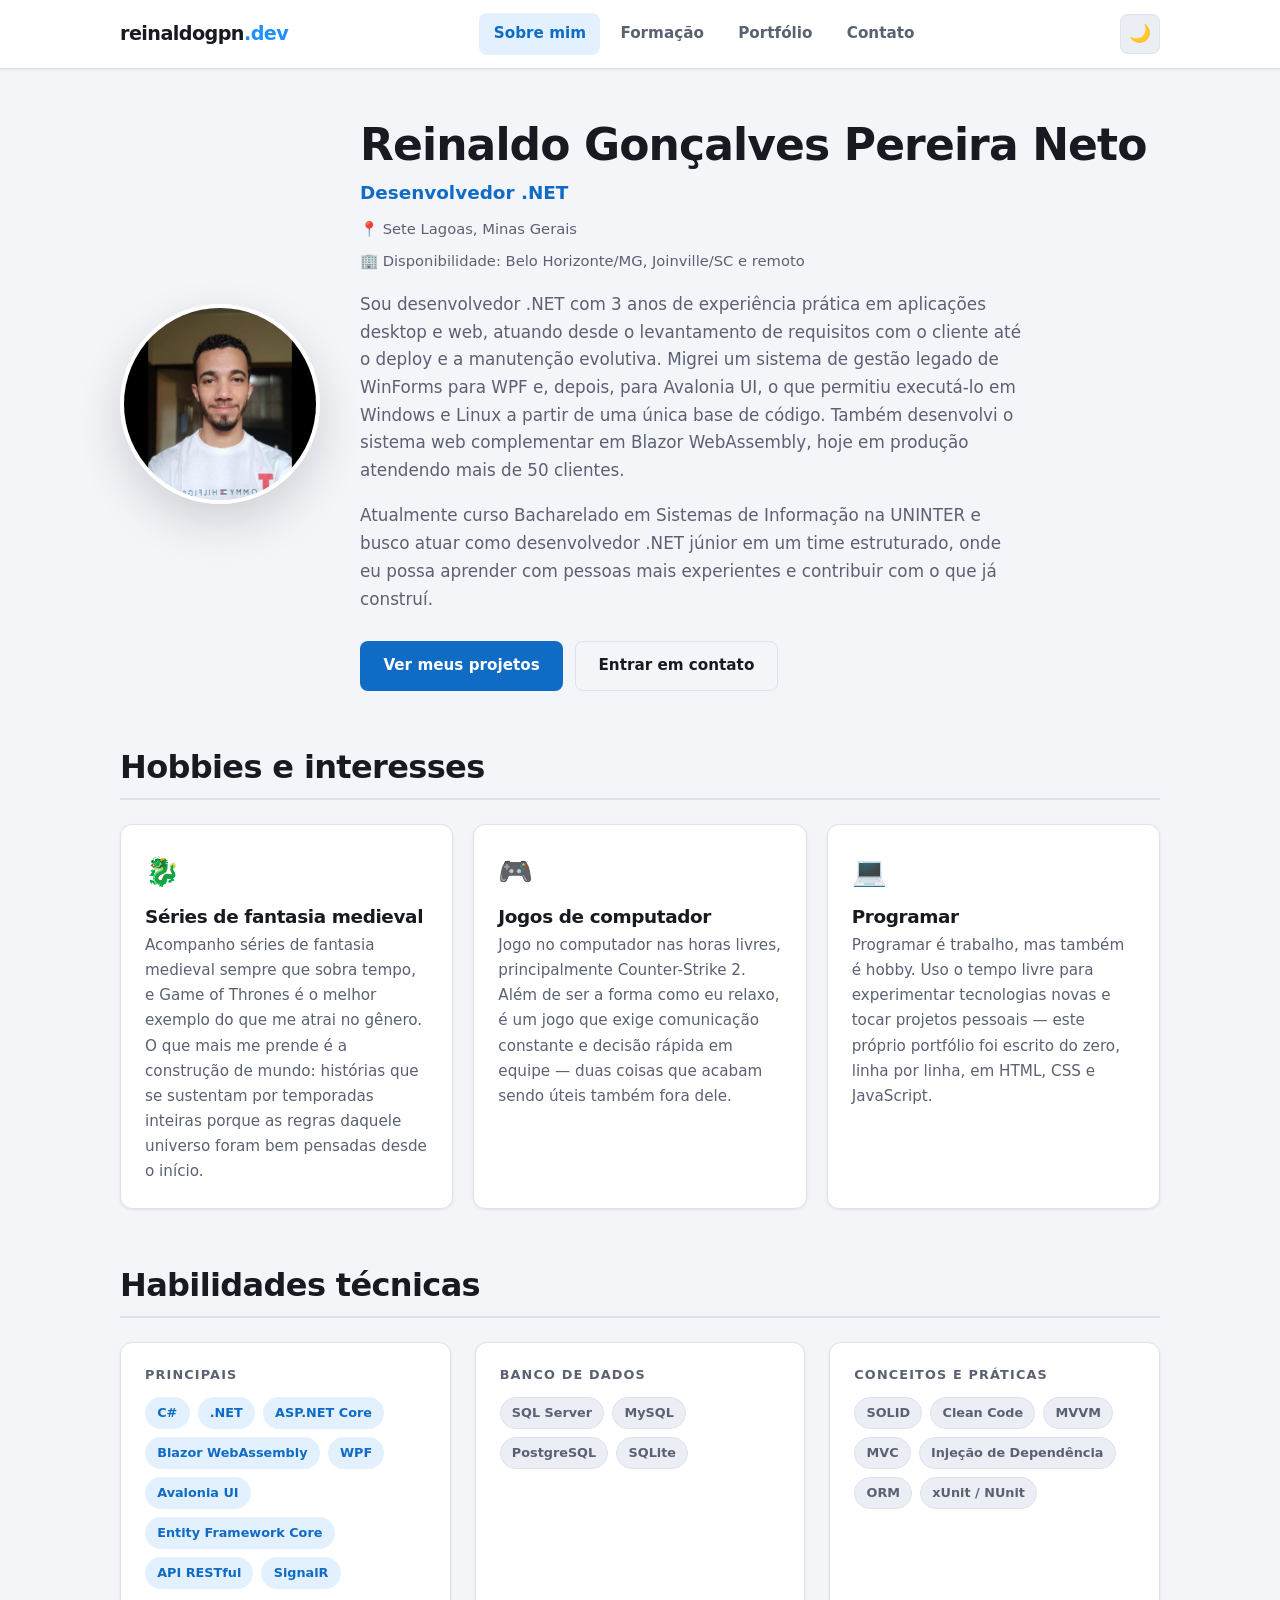
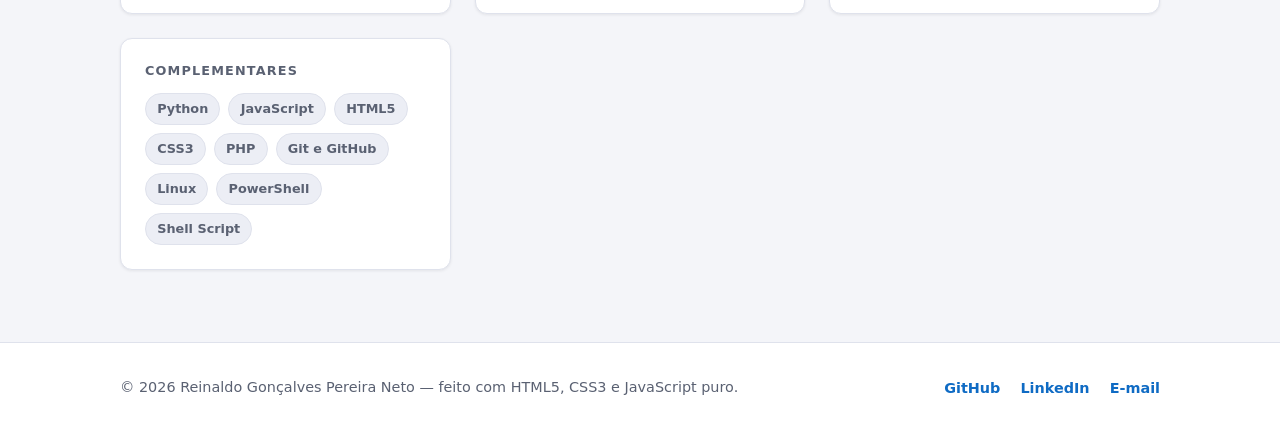
<file: index.html>
<!DOCTYPE html>
<!--
    ==========================================================================
    PORTFÓLIO PESSOAL - REINALDO GONÇALVES PEREIRA NETO
    Página 1 de 4: SOBRE MIM (página inicial)

    Atividade Prática - Fundamentos da Programação Web
    Desenvolvido em HTML5, CSS3 e JavaScript puro, sem uso de qualquer
    framework ou biblioteca (Bootstrap, Tailwind, React, jQuery etc.).
    ==========================================================================
-->
<html lang="pt-BR">

<head>
    <!-- Codificação UTF-8: garante a exibição correta dos acentos -->
    <meta charset="UTF-8">
    <!-- Viewport: essencial para o site se adaptar a celulares e tablets -->
    <meta name="viewport" content="width=device-width, initial-scale=1.0">
    <meta name="description" content="Portfólio de Reinaldo Gonçalves Pereira Neto, desenvolvedor .NET em Sete Lagoas, MG. Conheça minha apresentação, hobbies e habilidades técnicas.">
    <meta name="author" content="Reinaldo Gonçalves Pereira Neto">

    <title>Sobre mim | Reinaldo Gonçalves Pereira Neto</title>

    <link rel="icon" type="image/svg+xml" href="assets/favicon.svg">
    <link rel="stylesheet" href="css/style.css">

    <!-- Carregado no <head> sem "defer" para o tema salvo ser aplicado
         antes de a página aparecer, evitando o efeito de "piscar" -->
    <script src="js/main.js"></script>
</head>

<body>

    <!-- ======================================================================
         CABEÇALHO E MENU DE NAVEGAÇÃO
         Este mesmo bloco se repete nas 4 páginas do site, atendendo ao
         requisito de um menu visível em todas elas.
         ====================================================================== -->
    <header class="cabecalho">
        <div class="container cabecalho__conteudo">

            <a href="index.html" class="logo">reinaldogpn<span class="logo__destaque">.dev</span></a>

            <nav class="navegacao" id="navegacao" aria-label="Menu principal">
                <ul class="navegacao__lista">
                    <!-- aria-current="page" indica a página aberta no momento -->
                    <li><a href="index.html" class="navegacao__link navegacao__link--ativo" aria-current="page">Sobre mim</a></li>
                    <li><a href="formacao.html" class="navegacao__link">Formação</a></li>
                    <li><a href="portfolio.html" class="navegacao__link">Portfólio</a></li>
                    <li><a href="contato.html" class="navegacao__link">Contato</a></li>
                </ul>
            </nav>

            <div class="cabecalho__acoes">
                <!-- Botão que alterna entre o tema claro e o escuro (main.js) -->
                <button type="button" class="botao-tema" id="botao-tema"
                        aria-label="Mudar para o tema escuro" title="Mudar para o tema escuro">
                    <span class="botao-tema__icone" aria-hidden="true">🌙</span>
                </button>

                <!-- Botão "hambúrguer": aparece apenas em telas pequenas -->
                <button type="button" class="botao-menu" id="botao-menu"
                        aria-label="Abrir menu de navegação" aria-expanded="false" aria-controls="navegacao">
                    <span class="botao-menu__barra"></span>
                    <span class="botao-menu__barra"></span>
                    <span class="botao-menu__barra"></span>
                </button>
            </div>

        </div>
    </header>

    <!-- ======================================================================
         CONTEÚDO PRINCIPAL
         ====================================================================== -->
    <main class="conteudo-principal">
        <div class="container">

            <!-- ===== Apresentação: foto, nome, cargo e resumo profissional ===== -->
            <section class="apresentacao" aria-labelledby="titulo-apresentacao">

                <img src="assets/img/reinaldo.jpg"
                     alt="Foto de Reinaldo Gonçalves Pereira Neto"
                     class="apresentacao__foto" width="200" height="200">

                <div>
                    <h1 id="titulo-apresentacao">Reinaldo Gonçalves Pereira Neto</h1>
                    <p class="apresentacao__cargo">Desenvolvedor .NET</p>
                    <p class="apresentacao__local">📍 Sete Lagoas, Minas Gerais</p>
                    <p class="apresentacao__dispo">🏢 Disponibilidade: Belo Horizonte/MG, Joinville/SC e remoto</p>

                    <p class="apresentacao__texto">
                        Sou desenvolvedor .NET com 3 anos de experiência prática em aplicações
                        desktop e web, atuando desde o levantamento de requisitos com o cliente
                        até o deploy e a manutenção evolutiva. Migrei um sistema de gestão legado
                        de WinForms para WPF e, depois, para Avalonia UI, o que permitiu executá-lo
                        em Windows e Linux a partir de uma única base de código. Também desenvolvi
                        o sistema web complementar em Blazor WebAssembly, hoje em produção
                        atendendo mais de 50 clientes.
                    </p>

                    <p class="apresentacao__texto">
                        Atualmente curso Bacharelado em Sistemas de Informação na UNINTER e busco
                        atuar como desenvolvedor .NET júnior em um time estruturado, onde eu possa
                        aprender com pessoas mais experientes e contribuir com o que já construí.
                    </p>

                    <div class="apresentacao__acoes">
                        <a href="portfolio.html" class="botao botao--primario">Ver meus projetos</a>
                        <a href="contato.html" class="botao botao--secundario">Entrar em contato</a>
                    </div>
                </div>

            </section>

            <!-- ===== Hobbies e interesses pessoais ===== -->
            <section class="bloco" aria-labelledby="titulo-hobbies">
                <h2 class="bloco__titulo" id="titulo-hobbies">Hobbies e interesses</h2>

                <div class="hobbies">

                    <article class="cartao hobby">
                        <span class="hobby__icone" aria-hidden="true">🐉</span>
                        <h3>Séries de fantasia medieval</h3>
                        <p>
                            Acompanho séries de fantasia medieval sempre que sobra tempo, e
                            Game of Thrones é o melhor exemplo do que me atrai no gênero. O que mais
                            me prende é a construção de mundo: histórias que se sustentam por
                            temporadas inteiras porque as regras daquele universo foram bem pensadas
                            desde o início.
                        </p>
                    </article>

                    <article class="cartao hobby">
                        <span class="hobby__icone" aria-hidden="true">🎮</span>
                        <h3>Jogos de computador</h3>
                        <p>
                            Jogo no computador nas horas livres, principalmente Counter-Strike 2.
                            Além de ser a forma como eu relaxo, é um jogo que exige comunicação
                            constante e decisão rápida em equipe — duas coisas que acabam sendo
                            úteis também fora dele.
                        </p>
                    </article>

                    <article class="cartao hobby">
                        <span class="hobby__icone" aria-hidden="true">💻</span>
                        <h3>Programar</h3>
                        <p>
                            Programar é trabalho, mas também é hobby. Uso o tempo livre para
                            experimentar tecnologias novas e tocar projetos pessoais — este próprio
                            portfólio foi escrito do zero, linha por linha, em HTML, CSS e JavaScript.
                        </p>
                    </article>

                </div>
            </section>

            <!-- ===== Habilidades técnicas, agrupadas por categoria ===== -->
            <section class="bloco" aria-labelledby="titulo-habilidades">
                <h2 class="bloco__titulo" id="titulo-habilidades">Habilidades técnicas</h2>

                <div class="habilidades">

                    <article class="cartao">
                        <h3 class="habilidade__categoria">Principais</h3>
                        <ul class="tags">
                            <li class="tag tag--destaque">C#</li>
                            <li class="tag tag--destaque">.NET</li>
                            <li class="tag tag--destaque">ASP.NET Core</li>
                            <li class="tag tag--destaque">Blazor WebAssembly</li>
                            <li class="tag tag--destaque">WPF</li>
                            <li class="tag tag--destaque">Avalonia UI</li>
                            <li class="tag tag--destaque">Entity Framework Core</li>
                            <li class="tag tag--destaque">API RESTful</li>
                            <li class="tag tag--destaque">SignalR</li>
                        </ul>
                    </article>

                    <article class="cartao">
                        <h3 class="habilidade__categoria">Banco de dados</h3>
                        <ul class="tags">
                            <li class="tag">SQL Server</li>
                            <li class="tag">MySQL</li>
                            <li class="tag">PostgreSQL</li>
                            <li class="tag">SQLite</li>
                        </ul>
                    </article>

                    <article class="cartao">
                        <h3 class="habilidade__categoria">Conceitos e práticas</h3>
                        <ul class="tags">
                            <li class="tag">SOLID</li>
                            <li class="tag">Clean Code</li>
                            <li class="tag">MVVM</li>
                            <li class="tag">MVC</li>
                            <li class="tag">Injeção de Dependência</li>
                            <li class="tag">ORM</li>
                            <li class="tag">xUnit / NUnit</li>
                        </ul>
                    </article>

                    <article class="cartao">
                        <h3 class="habilidade__categoria">Complementares</h3>
                        <ul class="tags">
                            <li class="tag">Python</li>
                            <li class="tag">JavaScript</li>
                            <li class="tag">HTML5</li>
                            <li class="tag">CSS3</li>
                            <li class="tag">PHP</li>
                            <li class="tag">Git e GitHub</li>
                            <li class="tag">Linux</li>
                            <li class="tag">PowerShell</li>
                            <li class="tag">Shell Script</li>
                        </ul>
                    </article>

                </div>
            </section>

        </div>
    </main>

    <!-- ======================================================================
         RODAPÉ (repetido nas 4 páginas)
         ====================================================================== -->
    <footer class="rodape">
        <div class="container rodape__conteudo">
            <p class="rodape__texto">
                &copy; <span id="ano-atual">2026</span> Reinaldo Gonçalves Pereira Neto &mdash;
                feito com HTML5, CSS3 e JavaScript puro.
            </p>
            <ul class="rodape__redes">
                <!-- rel="noopener noreferrer" é uma boa prática de segurança
                     para links abertos em nova aba -->
                <li><a href="https://github.com/reinaldogpn" target="_blank" rel="noopener noreferrer">GitHub</a></li>
                <li><a href="https://www.linkedin.com/in/reinaldogpn/" target="_blank" rel="noopener noreferrer">LinkedIn</a></li>
                <li><a href="mailto:reinaldogpn@outlook.com">E-mail</a></li>
            </ul>
        </div>
    </footer>

</body>

</html>
</file>
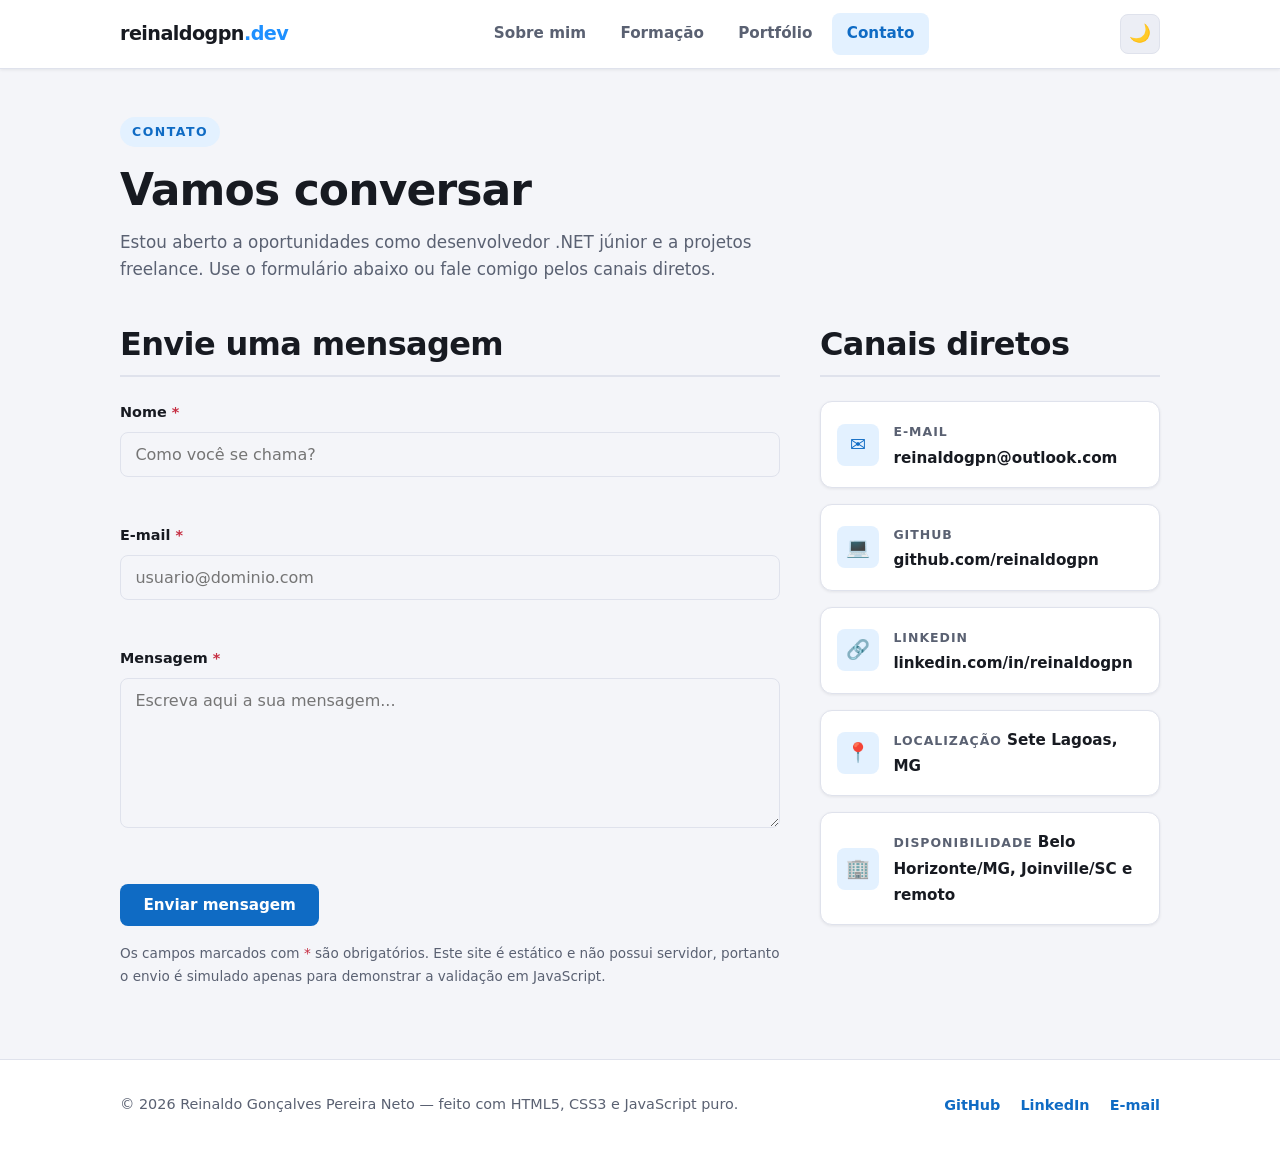
<file: contato.html>
<!DOCTYPE html>
<!--
    ==========================================================================
    PORTFÓLIO PESSOAL - REINALDO GONÇALVES PEREIRA NETO
    Página 4 de 4: CONTATO

    Contém o formulário com os campos nome, e-mail e mensagem. A validação
    é feita inteiramente em JavaScript (arquivo js/contato.js) e o envio é
    simulado, já que o site é estático e não possui servidor.
    ==========================================================================
-->
<html lang="pt-BR">

<head>
    <meta charset="UTF-8">
    <meta name="viewport" content="width=device-width, initial-scale=1.0">
    <meta name="description" content="Entre em contato com Reinaldo Gonçalves Pereira Neto, desenvolvedor .NET: formulário, e-mail, GitHub e LinkedIn.">
    <meta name="author" content="Reinaldo Gonçalves Pereira Neto">

    <title>Contato | Reinaldo Gonçalves Pereira Neto</title>

    <link rel="icon" type="image/svg+xml" href="assets/favicon.svg">
    <link rel="stylesheet" href="css/style.css">
    <script src="js/main.js"></script>

    <!-- Script específico desta página: validação do formulário.
         O atributo "defer" faz o navegador executá-lo somente depois de
         ler todo o HTML, garantindo que os campos já existam. -->
    <script src="js/contato.js" defer></script>
</head>

<body>

    <!-- ======================================================================
         CABEÇALHO E MENU DE NAVEGAÇÃO (idêntico nas 4 páginas)
         ====================================================================== -->
    <header class="cabecalho">
        <div class="container cabecalho__conteudo">

            <a href="index.html" class="logo">reinaldogpn<span class="logo__destaque">.dev</span></a>

            <nav class="navegacao" id="navegacao" aria-label="Menu principal">
                <ul class="navegacao__lista">
                    <li><a href="index.html" class="navegacao__link">Sobre mim</a></li>
                    <li><a href="formacao.html" class="navegacao__link">Formação</a></li>
                    <li><a href="portfolio.html" class="navegacao__link">Portfólio</a></li>
                    <!-- Item ativo: esta é a página aberta no momento -->
                    <li><a href="contato.html" class="navegacao__link navegacao__link--ativo" aria-current="page">Contato</a></li>
                </ul>
            </nav>

            <div class="cabecalho__acoes">
                <button type="button" class="botao-tema" id="botao-tema"
                        aria-label="Mudar para o tema escuro" title="Mudar para o tema escuro">
                    <span class="botao-tema__icone" aria-hidden="true">🌙</span>
                </button>

                <button type="button" class="botao-menu" id="botao-menu"
                        aria-label="Abrir menu de navegação" aria-expanded="false" aria-controls="navegacao">
                    <span class="botao-menu__barra"></span>
                    <span class="botao-menu__barra"></span>
                    <span class="botao-menu__barra"></span>
                </button>
            </div>

        </div>
    </header>

    <!-- ======================================================================
         CONTEÚDO PRINCIPAL
         ====================================================================== -->
    <main class="conteudo-principal">
        <div class="container">

            <!-- ===== Título da página ===== -->
            <div class="secao-titulo">
                <span class="secao-titulo__rotulo">Contato</span>
                <h1>Vamos conversar</h1>
                <p class="secao-titulo__descricao">
                    Estou aberto a oportunidades como desenvolvedor .NET júnior e a projetos
                    freelance. Use o formulário abaixo ou fale comigo pelos canais diretos.
                </p>
            </div>

            <div class="contato">

                <!-- ===== Formulário de contato =====
                     O atributo "novalidate" desliga a validação automática do
                     navegador de propósito: assim, toda a verificação dos campos
                     fica a cargo do JavaScript, como pede a atividade. -->
                <section aria-labelledby="titulo-formulario">
                    <h2 class="bloco__titulo" id="titulo-formulario">Envie uma mensagem</h2>

                    <form id="formulario-contato" class="formulario" novalidate>

                        <!-- Campo: Nome -->
                        <div class="formulario__campo">
                            <label class="formulario__rotulo" for="nome">
                                Nome <span class="formulario__obrigatorio" aria-hidden="true">*</span>
                            </label>
                            <input type="text" id="nome" name="nome"
                                   class="formulario__entrada"
                                   placeholder="Como você se chama?"
                                   autocomplete="name">
                            <!-- aria-live faz o leitor de tela anunciar o erro
                                 assim que ele aparecer -->
                            <span class="formulario__erro" id="erro-nome" role="alert" aria-live="polite"></span>
                        </div>

                        <!-- Campo: E-mail -->
                        <div class="formulario__campo">
                            <label class="formulario__rotulo" for="email">
                                E-mail <span class="formulario__obrigatorio" aria-hidden="true">*</span>
                            </label>
                            <input type="email" id="email" name="email"
                                   class="formulario__entrada"
                                   placeholder="usuario@dominio.com"
                                   autocomplete="email">
                            <span class="formulario__erro" id="erro-email" role="alert" aria-live="polite"></span>
                        </div>

                        <!-- Campo: Mensagem -->
                        <div class="formulario__campo">
                            <label class="formulario__rotulo" for="mensagem">
                                Mensagem <span class="formulario__obrigatorio" aria-hidden="true">*</span>
                            </label>
                            <textarea id="mensagem" name="mensagem"
                                      class="formulario__entrada"
                                      placeholder="Escreva aqui a sua mensagem..."
                                      rows="6"></textarea>
                            <span class="formulario__erro" id="erro-mensagem" role="alert" aria-live="polite"></span>
                        </div>

                        <button type="submit" class="botao botao--primario">Enviar mensagem</button>

                        <p class="formulario__ajuda">
                            Os campos marcados com <span class="formulario__obrigatorio">*</span>
                            são obrigatórios. Este site é estático e não possui servidor, portanto
                            o envio é simulado apenas para demonstrar a validação em JavaScript.
                        </p>

                    </form>
                </section>

                <!-- ===== Canais diretos de contato ===== -->
                <section aria-labelledby="titulo-canais">
                    <h2 class="bloco__titulo" id="titulo-canais">Canais diretos</h2>

                    <div class="contato__canais">

                        <a class="cartao canal" href="mailto:reinaldogpn@outlook.com">
                            <span class="canal__icone" aria-hidden="true">✉️</span>
                            <span>
                                <span class="canal__rotulo">E-mail</span>
                                <span class="canal__valor">reinaldogpn@outlook.com</span>
                            </span>
                        </a>

                        <a class="cartao canal" href="https://github.com/reinaldogpn"
                           target="_blank" rel="noopener noreferrer">
                            <span class="canal__icone" aria-hidden="true">💻</span>
                            <span>
                                <span class="canal__rotulo">GitHub</span>
                                <span class="canal__valor">github.com/reinaldogpn</span>
                            </span>
                        </a>

                        <a class="cartao canal" href="https://www.linkedin.com/in/reinaldogpn/"
                           target="_blank" rel="noopener noreferrer">
                            <span class="canal__icone" aria-hidden="true">🔗</span>
                            <span>
                                <span class="canal__rotulo">LinkedIn</span>
                                <span class="canal__valor">linkedin.com/in/reinaldogpn</span>
                            </span>
                        </a>

                        <div class="cartao canal">
                            <span class="canal__icone" aria-hidden="true">📍</span>
                            <span>
                                <span class="canal__rotulo">Localização</span>
                                <span class="canal__valor">Sete Lagoas, MG</span>
                            </span>
                        </div>

                        <div class="cartao canal">
                            <span class="canal__icone" aria-hidden="true">🏢</span>
                            <span>
                                <span class="canal__rotulo">Disponibilidade</span>
                                <span class="canal__valor">Belo Horizonte/MG, Joinville/SC e remoto</span>
                            </span>
                        </div>

                    </div>
                </section>

            </div>

        </div>
    </main>

    <!-- ======================================================================
         MODAL DE CONFIRMAÇÃO DE ENVIO
         Fica oculto por padrão (display: none no CSS) e é exibido pelo
         arquivo js/contato.js somente depois que a validação passa.
         ====================================================================== -->
    <div class="modal" id="modal-sucesso" role="dialog" aria-modal="true"
         aria-labelledby="titulo-modal" aria-hidden="true">

        <div class="modal__caixa">
            <span class="modal__icone" aria-hidden="true">✅</span>
            <h2 class="modal__titulo" id="titulo-modal">Mensagem enviada com sucesso!</h2>
            <p class="modal__texto">
                Obrigado pelo contato. Responderei o mais breve possível no e-mail informado.
            </p>
            <button type="button" class="botao botao--primario" id="fechar-modal">Fechar</button>
        </div>

    </div>

    <!-- ======================================================================
         RODAPÉ (idêntico nas 4 páginas)
         ====================================================================== -->
    <footer class="rodape">
        <div class="container rodape__conteudo">
            <p class="rodape__texto">
                &copy; <span id="ano-atual">2026</span> Reinaldo Gonçalves Pereira Neto &mdash;
                feito com HTML5, CSS3 e JavaScript puro.
            </p>
            <ul class="rodape__redes">
                <li><a href="https://github.com/reinaldogpn" target="_blank" rel="noopener noreferrer">GitHub</a></li>
                <li><a href="https://www.linkedin.com/in/reinaldogpn/" target="_blank" rel="noopener noreferrer">LinkedIn</a></li>
                <li><a href="mailto:reinaldogpn@outlook.com">E-mail</a></li>
            </ul>
        </div>
    </footer>

</body>

</html>
</file>
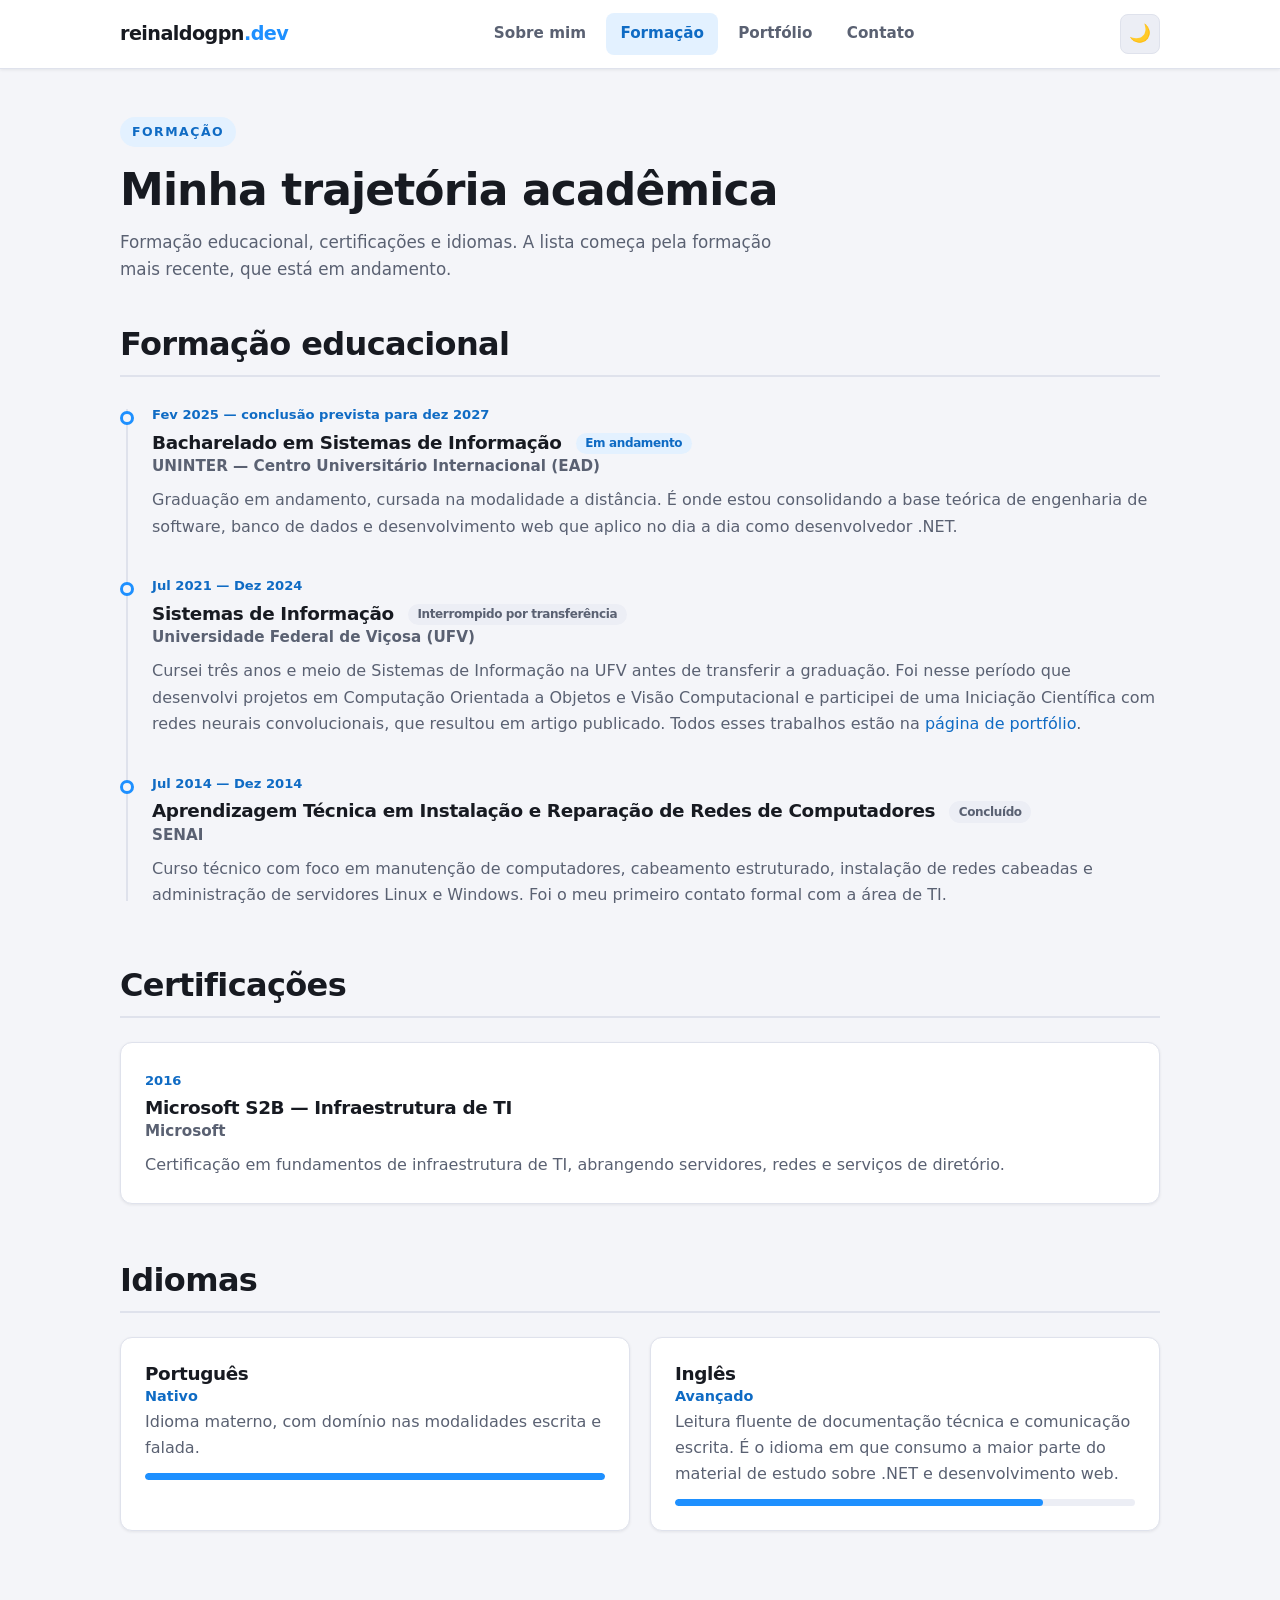
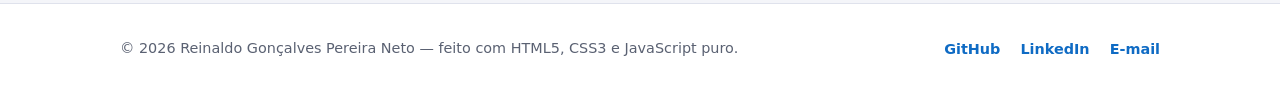
<file: formacao.html>
<!DOCTYPE html>
<!--
    ==========================================================================
    PORTFÓLIO PESSOAL - REINALDO GONÇALVES PEREIRA NETO
    Página 2 de 4: FORMAÇÃO

    Reúne a formação educacional (da mais recente para a mais antiga),
    as certificações e os idiomas.
    ==========================================================================
-->
<html lang="pt-BR">

<head>
    <meta charset="UTF-8">
    <meta name="viewport" content="width=device-width, initial-scale=1.0">
    <meta name="description" content="Formação acadêmica, certificações e idiomas de Reinaldo Gonçalves Pereira Neto, desenvolvedor .NET.">
    <meta name="author" content="Reinaldo Gonçalves Pereira Neto">

    <title>Formação | Reinaldo Gonçalves Pereira Neto</title>

    <link rel="icon" type="image/svg+xml" href="assets/favicon.svg">
    <link rel="stylesheet" href="css/style.css">
    <script src="js/main.js"></script>
</head>

<body>

    <!-- ======================================================================
         CABEÇALHO E MENU DE NAVEGAÇÃO (idêntico nas 4 páginas)
         ====================================================================== -->
    <header class="cabecalho">
        <div class="container cabecalho__conteudo">

            <a href="index.html" class="logo">reinaldogpn<span class="logo__destaque">.dev</span></a>

            <nav class="navegacao" id="navegacao" aria-label="Menu principal">
                <ul class="navegacao__lista">
                    <li><a href="index.html" class="navegacao__link">Sobre mim</a></li>
                    <!-- Item ativo: esta é a página aberta no momento -->
                    <li><a href="formacao.html" class="navegacao__link navegacao__link--ativo" aria-current="page">Formação</a></li>
                    <li><a href="portfolio.html" class="navegacao__link">Portfólio</a></li>
                    <li><a href="contato.html" class="navegacao__link">Contato</a></li>
                </ul>
            </nav>

            <div class="cabecalho__acoes">
                <button type="button" class="botao-tema" id="botao-tema"
                        aria-label="Mudar para o tema escuro" title="Mudar para o tema escuro">
                    <span class="botao-tema__icone" aria-hidden="true">🌙</span>
                </button>

                <button type="button" class="botao-menu" id="botao-menu"
                        aria-label="Abrir menu de navegação" aria-expanded="false" aria-controls="navegacao">
                    <span class="botao-menu__barra"></span>
                    <span class="botao-menu__barra"></span>
                    <span class="botao-menu__barra"></span>
                </button>
            </div>

        </div>
    </header>

    <!-- ======================================================================
         CONTEÚDO PRINCIPAL
         ====================================================================== -->
    <main class="conteudo-principal">
        <div class="container">

            <!-- ===== Título da página ===== -->
            <div class="secao-titulo">
                <span class="secao-titulo__rotulo">Formação</span>
                <h1>Minha trajetória acadêmica</h1>
                <p class="secao-titulo__descricao">
                    Formação educacional, certificações e idiomas. A lista começa pela
                    formação mais recente, que está em andamento.
                </p>
            </div>

            <!-- ===== Linha do tempo da formação educacional =====
                 A linha vertical e as bolinhas são desenhadas puramente em CSS,
                 com pseudo-elementos (::before). -->
            <section aria-labelledby="titulo-educacao">
                <h2 class="bloco__titulo" id="titulo-educacao">Formação educacional</h2>

                <ol class="linha-tempo">

                    <li class="linha-tempo__item">
                        <span class="linha-tempo__periodo">Fev 2025 &mdash; conclusão prevista para dez 2027</span>
                        <h3>
                            Bacharelado em Sistemas de Informação
                            <span class="selo selo--andamento">Em andamento</span>
                        </h3>
                        <p class="linha-tempo__instituicao">UNINTER &mdash; Centro Universitário Internacional (EAD)</p>
                        <p>
                            Graduação em andamento, cursada na modalidade a distância. É onde estou
                            consolidando a base teórica de engenharia de software, banco de dados e
                            desenvolvimento web que aplico no dia a dia como desenvolvedor .NET.
                        </p>
                    </li>

                    <li class="linha-tempo__item">
                        <span class="linha-tempo__periodo">Jul 2021 &mdash; Dez 2024</span>
                        <h3>
                            Sistemas de Informação
                            <span class="selo selo--concluido">Interrompido por transferência</span>
                        </h3>
                        <p class="linha-tempo__instituicao">Universidade Federal de Viçosa (UFV)</p>
                        <p>
                            Cursei três anos e meio de Sistemas de Informação na UFV antes de
                            transferir a graduação. Foi nesse período que desenvolvi projetos em
                            Computação Orientada a Objetos e Visão Computacional e participei de
                            uma Iniciação Científica com redes neurais convolucionais, que resultou
                            em artigo publicado. Todos esses trabalhos estão na
                            <a href="portfolio.html">página de portfólio</a>.
                        </p>
                    </li>

                    <li class="linha-tempo__item">
                        <span class="linha-tempo__periodo">Jul 2014 &mdash; Dez 2014</span>
                        <h3>
                            Aprendizagem Técnica em Instalação e Reparação de Redes de Computadores
                            <span class="selo selo--concluido">Concluído</span>
                        </h3>
                        <p class="linha-tempo__instituicao">SENAI</p>
                        <p>
                            Curso técnico com foco em manutenção de computadores, cabeamento
                            estruturado, instalação de redes cabeadas e administração de servidores
                            Linux e Windows. Foi o meu primeiro contato formal com a área de TI.
                        </p>
                    </li>

                </ol>
            </section>

            <!-- ===== Certificações ===== -->
            <section class="bloco" aria-labelledby="titulo-certificacoes">
                <h2 class="bloco__titulo" id="titulo-certificacoes">Certificações</h2>

                <div class="grade-dupla">
                    <article class="cartao">
                        <span class="linha-tempo__periodo">2016</span>
                        <h3>Microsoft S2B &mdash; Infraestrutura de TI</h3>
                        <p class="linha-tempo__instituicao">Microsoft</p>
                        <p>
                            Certificação em fundamentos de infraestrutura de TI, abrangendo
                            servidores, redes e serviços de diretório.
                        </p>
                    </article>
                </div>
            </section>

            <!-- ===== Idiomas =====
                 As barras de proficiência são apenas visuais: a largura é
                 definida em CSS inline e o valor real é lido no texto. -->
            <section class="bloco" aria-labelledby="titulo-idiomas">
                <h2 class="bloco__titulo" id="titulo-idiomas">Idiomas</h2>

                <div class="grade-dupla">

                    <article class="cartao">
                        <h3>Português</h3>
                        <p class="idioma__nivel">Nativo</p>
                        <p>Idioma materno, com domínio nas modalidades escrita e falada.</p>
                        <div class="barra" role="img" aria-label="Nível de português: nativo">
                            <div class="barra__preenchimento" style="width: 100%;"></div>
                        </div>
                    </article>

                    <article class="cartao">
                        <h3>Inglês</h3>
                        <p class="idioma__nivel">Avançado</p>
                        <p>
                            Leitura fluente de documentação técnica e comunicação escrita.
                            É o idioma em que consumo a maior parte do material de estudo
                            sobre .NET e desenvolvimento web.
                        </p>
                        <div class="barra" role="img" aria-label="Nível de inglês: avançado">
                            <div class="barra__preenchimento" style="width: 80%;"></div>
                        </div>
                    </article>

                </div>
            </section>

        </div>
    </main>

    <!-- ======================================================================
         RODAPÉ (idêntico nas 4 páginas)
         ====================================================================== -->
    <footer class="rodape">
        <div class="container rodape__conteudo">
            <p class="rodape__texto">
                &copy; <span id="ano-atual">2026</span> Reinaldo Gonçalves Pereira Neto &mdash;
                feito com HTML5, CSS3 e JavaScript puro.
            </p>
            <ul class="rodape__redes">
                <li><a href="https://github.com/reinaldogpn" target="_blank" rel="noopener noreferrer">GitHub</a></li>
                <li><a href="https://www.linkedin.com/in/reinaldogpn/" target="_blank" rel="noopener noreferrer">LinkedIn</a></li>
                <li><a href="mailto:reinaldogpn@outlook.com">E-mail</a></li>
            </ul>
        </div>
    </footer>

</body>

</html>
</file>
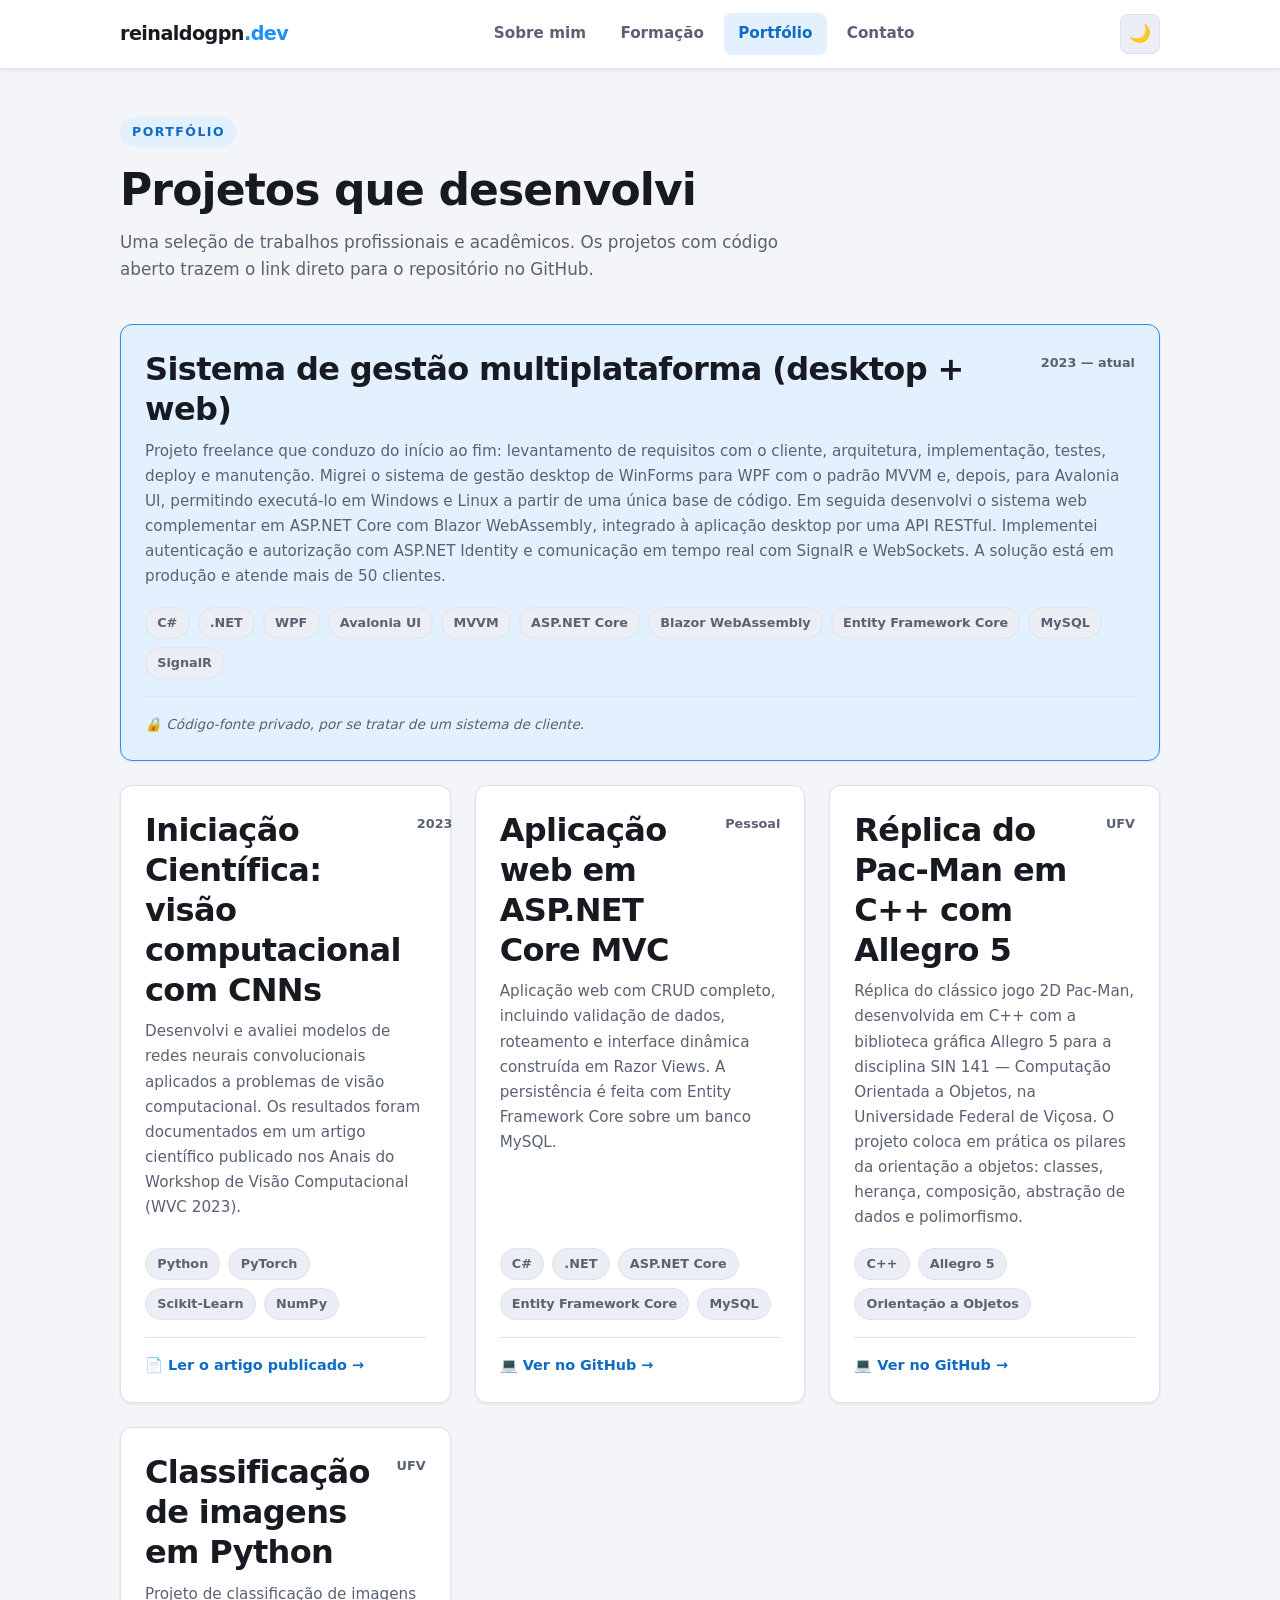
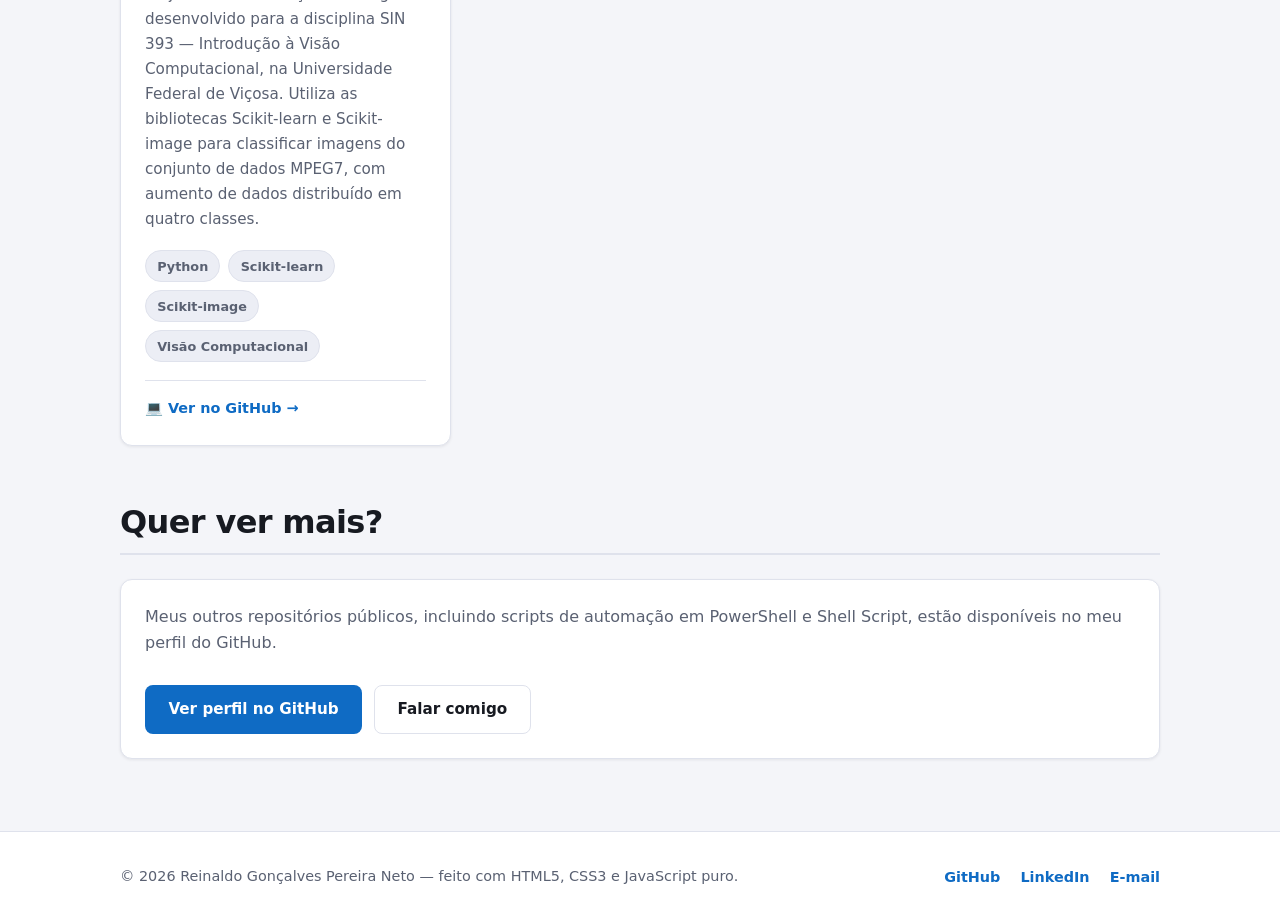
<file: portfolio.html>
<!DOCTYPE html>
<!--
    ==========================================================================
    PORTFÓLIO PESSOAL - REINALDO GONÇALVES PEREIRA NETO
    Página 3 de 4: PORTFÓLIO

    Reúne os trabalhos já realizados, com links para o código-fonte no
    GitHub e para o artigo científico publicado.
    ==========================================================================
-->
<html lang="pt-BR">

<head>
    <meta charset="UTF-8">
    <meta name="viewport" content="width=device-width, initial-scale=1.0">
    <meta name="description" content="Projetos desenvolvidos por Reinaldo Gonçalves Pereira Neto: sistema de gestão em .NET, aplicação Blazor WebAssembly, visão computacional em Python e jogo em C++.">
    <meta name="author" content="Reinaldo Gonçalves Pereira Neto">

    <title>Portfólio | Reinaldo Gonçalves Pereira Neto</title>

    <link rel="icon" type="image/svg+xml" href="assets/favicon.svg">
    <link rel="stylesheet" href="css/style.css">
    <script src="js/main.js"></script>
</head>

<body>

    <!-- ======================================================================
         CABEÇALHO E MENU DE NAVEGAÇÃO (idêntico nas 4 páginas)
         ====================================================================== -->
    <header class="cabecalho">
        <div class="container cabecalho__conteudo">

            <a href="index.html" class="logo">reinaldogpn<span class="logo__destaque">.dev</span></a>

            <nav class="navegacao" id="navegacao" aria-label="Menu principal">
                <ul class="navegacao__lista">
                    <li><a href="index.html" class="navegacao__link">Sobre mim</a></li>
                    <li><a href="formacao.html" class="navegacao__link">Formação</a></li>
                    <!-- Item ativo: esta é a página aberta no momento -->
                    <li><a href="portfolio.html" class="navegacao__link navegacao__link--ativo" aria-current="page">Portfólio</a></li>
                    <li><a href="contato.html" class="navegacao__link">Contato</a></li>
                </ul>
            </nav>

            <div class="cabecalho__acoes">
                <button type="button" class="botao-tema" id="botao-tema"
                        aria-label="Mudar para o tema escuro" title="Mudar para o tema escuro">
                    <span class="botao-tema__icone" aria-hidden="true">🌙</span>
                </button>

                <button type="button" class="botao-menu" id="botao-menu"
                        aria-label="Abrir menu de navegação" aria-expanded="false" aria-controls="navegacao">
                    <span class="botao-menu__barra"></span>
                    <span class="botao-menu__barra"></span>
                    <span class="botao-menu__barra"></span>
                </button>
            </div>

        </div>
    </header>

    <!-- ======================================================================
         CONTEÚDO PRINCIPAL
         ====================================================================== -->
    <main class="conteudo-principal">
        <div class="container">

            <!-- ===== Título da página ===== -->
            <div class="secao-titulo">
                <span class="secao-titulo__rotulo">Portfólio</span>
                <h1>Projetos que desenvolvi</h1>
                <p class="secao-titulo__descricao">
                    Uma seleção de trabalhos profissionais e acadêmicos. Os projetos com
                    código aberto trazem o link direto para o repositório no GitHub.
                </p>
            </div>

            <!-- ===== Grade de projetos ===== -->
            <section class="projetos" aria-label="Lista de projetos">

                <!-- Projeto principal: ocupa a largura total da grade -->
                <article class="cartao projeto projeto--destaque">
                    <div class="projeto__cabecalho">
                        <h2>Sistema de gestão multiplataforma (desktop + web)</h2>
                        <span class="projeto__ano">2023 &mdash; atual</span>
                    </div>

                    <p class="projeto__descricao">
                        Projeto freelance que conduzo do início ao fim: levantamento de requisitos
                        com o cliente, arquitetura, implementação, testes, deploy e manutenção.
                        Migrei o sistema de gestão desktop de WinForms para WPF com o padrão MVVM
                        e, depois, para Avalonia UI, permitindo executá-lo em Windows e Linux a
                        partir de uma única base de código. Em seguida desenvolvi o sistema web
                        complementar em ASP.NET Core com Blazor WebAssembly, integrado à aplicação
                        desktop por uma API RESTful. Implementei autenticação e autorização com
                        ASP.NET Identity e comunicação em tempo real com SignalR e WebSockets.
                        A solução está em produção e atende mais de 50 clientes.
                    </p>

                    <ul class="tags projeto__tecnologias">
                        <li class="tag">C#</li>
                        <li class="tag">.NET</li>
                        <li class="tag">WPF</li>
                        <li class="tag">Avalonia UI</li>
                        <li class="tag">MVVM</li>
                        <li class="tag">ASP.NET Core</li>
                        <li class="tag">Blazor WebAssembly</li>
                        <li class="tag">Entity Framework Core</li>
                        <li class="tag">MySQL</li>
                        <li class="tag">SignalR</li>
                    </ul>

                    <div class="projeto__links">
                        <!-- Sem link de repositório: o código pertence ao cliente -->
                        <span class="projeto__nota">
                            🔒 Código-fonte privado, por se tratar de um sistema de cliente.
                        </span>
                    </div>
                </article>

                <!-- Iniciação Científica -->
                <article class="cartao projeto">
                    <div class="projeto__cabecalho">
                        <h2>Iniciação Científica: visão computacional com CNNs</h2>
                        <span class="projeto__ano">2023</span>
                    </div>

                    <p class="projeto__descricao">
                        Desenvolvi e avaliei modelos de redes neurais convolucionais aplicados a
                        problemas de visão computacional. Os resultados foram documentados em um
                        artigo científico publicado nos Anais do Workshop de Visão Computacional
                        (WVC 2023).
                    </p>

                    <ul class="tags projeto__tecnologias">
                        <li class="tag">Python</li>
                        <li class="tag">PyTorch</li>
                        <li class="tag">Scikit-Learn</li>
                        <li class="tag">NumPy</li>
                    </ul>

                    <div class="projeto__links">
                        <a class="projeto__link" href="https://doi.org/10.5753/wvc.2023.27537"
                           target="_blank" rel="noopener noreferrer">
                            📄 Ler o artigo publicado &rarr;
                        </a>
                    </div>
                </article>

                <!-- Aplicação Web ASP.NET Core MVC -->
                <article class="cartao projeto">
                    <div class="projeto__cabecalho">
                        <h2>Aplicação web em ASP.NET Core MVC</h2>
                        <span class="projeto__ano">Pessoal</span>
                    </div>

                    <p class="projeto__descricao">
                        Aplicação web com CRUD completo, incluindo validação de dados, roteamento e
                        interface dinâmica construída em Razor Views. A persistência é feita com
                        Entity Framework Core sobre um banco MySQL.
                    </p>

                    <ul class="tags projeto__tecnologias">
                        <li class="tag">C#</li>
                        <li class="tag">.NET</li>
                        <li class="tag">ASP.NET Core</li>
                        <li class="tag">Entity Framework Core</li>
                        <li class="tag">MySQL</li>
                    </ul>

                    <div class="projeto__links">
                        <a class="projeto__link" href="https://github.com/reinaldogpn/asp-net-core-mvc-project"
                           target="_blank" rel="noopener noreferrer">
                            💻 Ver no GitHub &rarr;
                        </a>
                    </div>
                </article>

                <!-- Pac-Man em C++ -->
                <article class="cartao projeto">
                    <div class="projeto__cabecalho">
                        <h2>Réplica do Pac-Man em C++ com Allegro 5</h2>
                        <span class="projeto__ano">UFV</span>
                    </div>

                    <p class="projeto__descricao">
                        Réplica do clássico jogo 2D Pac-Man, desenvolvida em C++ com a biblioteca
                        gráfica Allegro 5 para a disciplina SIN 141 &mdash; Computação Orientada a
                        Objetos, na Universidade Federal de Viçosa. O projeto coloca em prática os
                        pilares da orientação a objetos: classes, herança, composição, abstração de
                        dados e polimorfismo.
                    </p>

                    <ul class="tags projeto__tecnologias">
                        <li class="tag">C++</li>
                        <li class="tag">Allegro 5</li>
                        <li class="tag">Orientação a Objetos</li>
                    </ul>

                    <div class="projeto__links">
                        <a class="projeto__link" href="https://github.com/reinaldogpn/SIN141-pacman-allegro5-project"
                           target="_blank" rel="noopener noreferrer">
                            💻 Ver no GitHub &rarr;
                        </a>
                    </div>
                </article>

                <!-- Classificação de imagens -->
                <article class="cartao projeto">
                    <div class="projeto__cabecalho">
                        <h2>Classificação de imagens em Python</h2>
                        <span class="projeto__ano">UFV</span>
                    </div>

                    <p class="projeto__descricao">
                        Projeto de classificação de imagens desenvolvido para a disciplina
                        SIN 393 &mdash; Introdução à Visão Computacional, na Universidade Federal
                        de Viçosa. Utiliza as bibliotecas Scikit-learn e Scikit-image para
                        classificar imagens do conjunto de dados MPEG7, com aumento de dados
                        distribuído em quatro classes.
                    </p>

                    <ul class="tags projeto__tecnologias">
                        <li class="tag">Python</li>
                        <li class="tag">Scikit-learn</li>
                        <li class="tag">Scikit-image</li>
                        <li class="tag">Visão Computacional</li>
                    </ul>

                    <div class="projeto__links">
                        <a class="projeto__link" href="https://github.com/reinaldogpn/SIN393-img-classification-project"
                           target="_blank" rel="noopener noreferrer">
                            💻 Ver no GitHub &rarr;
                        </a>
                    </div>
                </article>

            </section>

            <!-- ===== Chamada final para o perfil completo no GitHub ===== -->
            <section class="bloco" aria-labelledby="titulo-mais-projetos">
                <h2 class="bloco__titulo" id="titulo-mais-projetos">Quer ver mais?</h2>
                <!-- Bloco de chamada: usa <div> em vez de <article> porque o
                     título pertence à seção, e não a um conteúdo independente -->
                <div class="cartao">
                    <p>
                        Meus outros repositórios públicos, incluindo scripts de automação em
                        PowerShell e Shell Script, estão disponíveis no meu perfil do GitHub.
                    </p>
                    <p class="apresentacao__acoes">
                        <a href="https://github.com/reinaldogpn" class="botao botao--primario"
                           target="_blank" rel="noopener noreferrer">Ver perfil no GitHub</a>
                        <a href="contato.html" class="botao botao--secundario">Falar comigo</a>
                    </p>
                </div>
            </section>

        </div>
    </main>

    <!-- ======================================================================
         RODAPÉ (idêntico nas 4 páginas)
         ====================================================================== -->
    <footer class="rodape">
        <div class="container rodape__conteudo">
            <p class="rodape__texto">
                &copy; <span id="ano-atual">2026</span> Reinaldo Gonçalves Pereira Neto &mdash;
                feito com HTML5, CSS3 e JavaScript puro.
            </p>
            <ul class="rodape__redes">
                <li><a href="https://github.com/reinaldogpn" target="_blank" rel="noopener noreferrer">GitHub</a></li>
                <li><a href="https://www.linkedin.com/in/reinaldogpn/" target="_blank" rel="noopener noreferrer">LinkedIn</a></li>
                <li><a href="mailto:reinaldogpn@outlook.com">E-mail</a></li>
            </ul>
        </div>
    </footer>

</body>

</html>
</file>
<file: css/style.css>
/* ==========================================================================
   PORTFÓLIO PESSOAL - REINALDO GONÇALVES PEREIRA NETO
   Folha de estilos única, escrita 100% à mão (sem Bootstrap, Tailwind ou
   qualquer outro framework CSS), conforme exigido pela atividade.

   Sumário:
   1. Variáveis de tema (claro/escuro)
   2. Reset e estilos base
   3. Utilitários de layout
   4. Cabeçalho e menu de navegação
   5. Rodapé
   6. Componentes reutilizáveis (cards, tags, botões)
   7. Página "Sobre mim"
   8. Página "Formação"
   9. Página "Portfólio"
   10. Página "Contato" (formulário e modal)
   11. Responsividade (media queries)
   12. Acessibilidade e preferências do usuário
   ========================================================================== */

/* ==========================================================================
   1. VARIÁVEIS DE TEMA
   As cores ficam centralizadas em variáveis CSS (custom properties). O tema
   escuro apenas REDEFINE essas mesmas variáveis, então o JavaScript só
   precisa trocar o atributo data-tema no <html> para o site inteiro mudar.
   ========================================================================== */

:root {
    /* Cores do tema claro (padrão) */
    --cor-fundo: #f4f5f9;
    --cor-superficie: #ffffff;
    --cor-superficie-alt: #eceef5;
    --cor-texto: #171a21;
    --cor-texto-suave: #5a6172;
    --cor-borda: #dfe2ec;
    /* Cor de destaque do site: Dodger Blue */
    --cor-destaque: #1e90ff;
    /* Versão escurecida do Dodger Blue, usada APENAS onde a cor de destaque
       vira texto pequeno ou fundo de botão. O Dodger Blue puro sobre branco
       alcança só 3,24:1 de contraste, abaixo dos 4,5:1 exigidos pela WCAG;
       este tom escuro chega a 5,36:1 e mantém o texto legível. */
    --cor-destaque-forte: #0f6bc4;
    --cor-destaque-suave: #e3f1ff;
    --cor-destaque-texto: #ffffff;
    --cor-sucesso: #12805c;
    --cor-erro: #c62f43;

    /* Sombras */
    --sombra-pequena: 0 1px 3px rgba(23, 26, 33, 0.08);
    --sombra-media: 0 6px 20px rgba(23, 26, 33, 0.09);
    --sombra-grande: 0 18px 45px rgba(23, 26, 33, 0.16);

    /* Medidas reutilizadas em todo o site */
    --largura-maxima: 1080px;
    --raio: 12px;
    --raio-pequeno: 8px;
    --transicao: 0.25s ease;

    /* Pilha de fontes do próprio sistema operacional: o site não depende de
       nenhum arquivo externo, então carrega instantaneamente e funciona
       mesmo offline. */
    --fonte: "Segoe UI", system-ui, -apple-system, "Helvetica Neue", Arial, sans-serif;
    --fonte-mono: "Cascadia Mono", Consolas, "SF Mono", Menlo, monospace;
}

/* Tema escuro: as MESMAS variáveis com outros valores.
   Ativado pelo JavaScript através de <html data-tema="escuro"> */
[data-tema="escuro"] {
    --cor-fundo: #11131a;
    --cor-superficie: #191c26;
    --cor-superficie-alt: #212533;
    --cor-texto: #e9ebf2;
    --cor-texto-suave: #a3aabd;
    --cor-borda: #2b3040;
    /* No tema escuro o Dodger Blue puro já contrasta bem com o fundo (5,25:1),
       e a variante de texto é CLAREADA, e não escurecida, chegando a 6,65:1. */
    --cor-destaque: #1e90ff;
    --cor-destaque-forte: #4da6ff;
    --cor-destaque-suave: #12263d;
    --cor-destaque-texto: #11131a;
    --cor-sucesso: #4ade9f;
    --cor-erro: #ff8095;

    --sombra-pequena: 0 1px 3px rgba(0, 0, 0, 0.4);
    --sombra-media: 0 6px 20px rgba(0, 0, 0, 0.45);
    --sombra-grande: 0 18px 45px rgba(0, 0, 0, 0.6);
}

/* ==========================================================================
   2. RESET E ESTILOS BASE
   Reset mínimo próprio, para o site partir do mesmo ponto em todos os
   navegadores.
   ========================================================================== */

*,
*::before,
*::after {
    box-sizing: border-box;
    margin: 0;
    padding: 0;
}

html {
    /* Faz os links de âncora rolarem suavemente até o destino */
    scroll-behavior: smooth;
    /* Impede que o cabeçalho fixo cubra o alvo da âncora */
    scroll-padding-top: 90px;
}

body {
    font-family: var(--fonte);
    background-color: var(--cor-fundo);
    color: var(--cor-texto);
    line-height: 1.65;
    font-size: 1rem;
    /* Transição suave ao alternar entre tema claro e escuro */
    transition: background-color var(--transicao), color var(--transicao);
    /* Rodapé sempre no fim da página, mesmo com pouco conteúdo */
    min-height: 100vh;
    display: flex;
    flex-direction: column;
}

h1, h2, h3, h4 {
    line-height: 1.25;
    font-weight: 700;
    letter-spacing: -0.02em;
}

h1 { font-size: clamp(1.9rem, 5vw, 2.75rem); }
h2 { font-size: clamp(1.5rem, 3.5vw, 2rem); }
h3 { font-size: 1.15rem; }

p { color: var(--cor-texto-suave); }

a {
    color: var(--cor-destaque-forte);
    text-decoration: none;
    transition: color var(--transicao), opacity var(--transicao);
}

a:hover { text-decoration: underline; }

img {
    /* Nenhuma imagem estoura a largura do seu contêiner */
    max-width: 100%;
    display: block;
}

ul, ol { list-style: none; }

/* ==========================================================================
   3. UTILITÁRIOS DE LAYOUT
   ========================================================================== */

/* Centraliza o conteúdo e cria respiro nas laterais */
.container {
    width: 100%;
    max-width: var(--largura-maxima);
    margin: 0 auto;
    padding: 0 1.25rem;
}

/* <main> cresce para empurrar o rodapé até o fim da tela */
.conteudo-principal {
    flex: 1;
    padding: 3rem 0 4.5rem;
}

/* Bloco de título que abre cada página */
.secao-titulo {
    margin-bottom: 2.5rem;
}

.secao-titulo__rotulo {
    display: inline-block;
    font-size: 0.78rem;
    font-weight: 700;
    letter-spacing: 0.12em;
    text-transform: uppercase;
    color: var(--cor-destaque-forte);
    background-color: var(--cor-destaque-suave);
    padding: 0.3rem 0.75rem;
    border-radius: 999px;
    margin-bottom: 0.9rem;
}

.secao-titulo__descricao {
    margin-top: 0.75rem;
    max-width: 62ch;
    font-size: 1.05rem;
}

/* Espaçamento padrão entre blocos internos de uma página */
.bloco {
    margin-top: 3.5rem;
}

.bloco__titulo {
    margin-bottom: 1.5rem;
    padding-bottom: 0.7rem;
    border-bottom: 2px solid var(--cor-borda);
}

/* ==========================================================================
   4. CABEÇALHO E MENU DE NAVEGAÇÃO
   O mesmo cabeçalho é repetido nas 4 páginas, cumprindo o requisito de um
   menu visível em todas elas.
   ========================================================================== */

.cabecalho {
    position: sticky; /* Menu acompanha a rolagem e fica sempre acessível */
    top: 0;
    z-index: 100;
    background-color: var(--cor-superficie);
    border-bottom: 1px solid var(--cor-borda);
    box-shadow: var(--sombra-pequena);
    transition: background-color var(--transicao), border-color var(--transicao);
}

.cabecalho__conteudo {
    display: flex;
    align-items: center;
    justify-content: space-between;
    gap: 1rem;
    min-height: 68px;
}

/* Logotipo textual (iniciais do nome) */
.logo {
    font-size: 1.2rem;
    font-weight: 800;
    color: var(--cor-texto);
    letter-spacing: -0.03em;
    white-space: nowrap;
}

.logo:hover { text-decoration: none; }

.logo__destaque { color: var(--cor-destaque); }

.navegacao__lista {
    display: flex;
    align-items: center;
    gap: 0.35rem;
}

.navegacao__link {
    display: block;
    padding: 0.5rem 0.9rem;
    border-radius: var(--raio-pequeno);
    color: var(--cor-texto-suave);
    font-weight: 600;
    font-size: 0.95rem;
    transition: color var(--transicao), background-color var(--transicao);
}

.navegacao__link:hover {
    color: var(--cor-texto);
    background-color: var(--cor-superficie-alt);
    text-decoration: none;
}

/* Destaca no menu a página que está aberta no momento */
.navegacao__link--ativo {
    color: var(--cor-destaque-forte);
    background-color: var(--cor-destaque-suave);
}

/* Área dos botões à direita do cabeçalho */
.cabecalho__acoes {
    display: flex;
    align-items: center;
    gap: 0.5rem;
}

/* Botão de alternância de tema claro/escuro */
.botao-tema {
    display: grid;
    place-items: center;
    width: 40px;
    height: 40px;
    font-size: 1.1rem;
    line-height: 1;
    cursor: pointer;
    background-color: var(--cor-superficie-alt);
    color: var(--cor-texto);
    border: 1px solid var(--cor-borda);
    border-radius: var(--raio-pequeno);
    transition: background-color var(--transicao), transform var(--transicao);
}

.botao-tema:hover {
    background-color: var(--cor-destaque-suave);
    transform: rotate(-12deg);
}

/* Botão "hambúrguer": só aparece em telas pequenas (ver media queries) */
.botao-menu {
    display: none;
    flex-direction: column;
    justify-content: center;
    gap: 5px;
    width: 40px;
    height: 40px;
    padding: 0 9px;
    cursor: pointer;
    background-color: var(--cor-superficie-alt);
    border: 1px solid var(--cor-borda);
    border-radius: var(--raio-pequeno);
}

.botao-menu__barra {
    display: block;
    height: 2px;
    width: 100%;
    background-color: var(--cor-texto);
    border-radius: 2px;
    transition: transform var(--transicao), opacity var(--transicao);
}

/* Quando o menu está aberto, as três barras viram um "X" */
.botao-menu[aria-expanded="true"] .botao-menu__barra:nth-child(1) {
    transform: translateY(7px) rotate(45deg);
}

.botao-menu[aria-expanded="true"] .botao-menu__barra:nth-child(2) {
    opacity: 0;
}

.botao-menu[aria-expanded="true"] .botao-menu__barra:nth-child(3) {
    transform: translateY(-7px) rotate(-45deg);
}

/* ==========================================================================
   5. RODAPÉ
   ========================================================================== */

.rodape {
    background-color: var(--cor-superficie);
    border-top: 1px solid var(--cor-borda);
    padding: 2rem 0;
    transition: background-color var(--transicao), border-color var(--transicao);
}

.rodape__conteudo {
    display: flex;
    flex-wrap: wrap;
    align-items: center;
    justify-content: space-between;
    gap: 1rem;
}

.rodape__texto {
    font-size: 0.9rem;
    margin: 0;
}

.rodape__redes {
    display: flex;
    gap: 1.25rem;
}

.rodape__redes a {
    font-size: 0.9rem;
    font-weight: 600;
}

/* ==========================================================================
   6. COMPONENTES REUTILIZÁVEIS
   ========================================================================== */

/* --- Cartão genérico, base dos projetos e das formações --- */
.cartao {
    background-color: var(--cor-superficie);
    border: 1px solid var(--cor-borda);
    border-radius: var(--raio);
    padding: 1.5rem;
    box-shadow: var(--sombra-pequena);
    transition: transform var(--transicao), box-shadow var(--transicao),
                border-color var(--transicao), background-color var(--transicao);
}

/* Efeito de elevação ao passar o mouse */
.cartao:hover {
    transform: translateY(-4px);
    box-shadow: var(--sombra-media);
    border-color: var(--cor-destaque);
}

/* --- Etiquetas de tecnologia (C#, .NET, Python...) --- */
.tags {
    display: flex;
    flex-wrap: wrap;
    gap: 0.5rem;
}

.tag {
    font-size: 0.8rem;
    font-weight: 600;
    padding: 0.28rem 0.7rem;
    border-radius: 999px;
    background-color: var(--cor-superficie-alt);
    color: var(--cor-texto-suave);
    border: 1px solid var(--cor-borda);
}

/* Variação em destaque, usada nas habilidades principais */
.tag--destaque {
    background-color: var(--cor-destaque-suave);
    color: var(--cor-destaque-forte);
    border-color: transparent;
}

/* --- Botões --- */
.botao {
    display: inline-block;
    font-family: inherit;
    font-size: 0.95rem;
    font-weight: 600;
    padding: 0.7rem 1.4rem;
    border-radius: var(--raio-pequeno);
    border: 1px solid transparent;
    cursor: pointer;
    text-align: center;
    transition: transform var(--transicao), opacity var(--transicao),
                background-color var(--transicao);
}

.botao:hover {
    transform: translateY(-2px);
    text-decoration: none;
}

.botao--primario {
    background-color: var(--cor-destaque-forte);
    color: var(--cor-destaque-texto);
}

.botao--primario:hover { opacity: 0.9; }

.botao--secundario {
    background-color: transparent;
    color: var(--cor-texto);
    border-color: var(--cor-borda);
}

.botao--secundario:hover { background-color: var(--cor-superficie-alt); }

/* ==========================================================================
   7. PÁGINA "SOBRE MIM"
   ========================================================================== */

/* Apresentação principal: foto à esquerda, texto à direita */
.apresentacao {
    display: grid;
    grid-template-columns: 200px 1fr;
    gap: 2.5rem;
    align-items: center;
}

.apresentacao__foto {
    width: 200px;
    height: 200px;
    object-fit: cover; /* Recorta a foto sem distorcer as proporções */
    border-radius: 50%;
    border: 4px solid var(--cor-superficie);
    box-shadow: var(--sombra-grande);
}

.apresentacao__cargo {
    font-size: 1.15rem;
    font-weight: 600;
    color: var(--cor-destaque-forte);
    margin-top: 0.4rem;
}

.apresentacao__local {
    font-size: 0.92rem;
    margin-top: 0.5rem;
}

.apresentacao__dispo {
    font-size: 0.92rem;
    margin-top: 0.5rem;
}

.apresentacao__texto {
    margin-top: 1.1rem;
    font-size: 1.05rem;
    max-width: 62ch;
}

.apresentacao__acoes {
    display: flex;
    flex-wrap: wrap;
    gap: 0.75rem;
    margin-top: 1.75rem;
}

/* Lista de hobbies em cartões */
.hobbies {
    display: grid;
    grid-template-columns: repeat(auto-fit, minmax(240px, 1fr));
    gap: 1.25rem;
}

.hobby__icone {
    font-size: 1.75rem;
    display: block;
    margin-bottom: 0.6rem;
}

.hobby h3 { margin-bottom: 0.35rem; }

.hobby p {
    font-size: 0.95rem;
    margin: 0;
}

/* Grupos de habilidades técnicas */
.habilidades {
    display: grid;
    grid-template-columns: repeat(auto-fit, minmax(280px, 1fr));
    gap: 1.5rem;
}

.habilidade__categoria {
    font-size: 0.8rem;
    font-weight: 700;
    text-transform: uppercase;
    letter-spacing: 0.09em;
    color: var(--cor-texto-suave);
    margin-bottom: 0.85rem;
}

/* ==========================================================================
   8. PÁGINA "FORMAÇÃO"
   ========================================================================== */

/* Linha do tempo vertical com marcadores à esquerda */
.linha-tempo {
    position: relative;
    padding-left: 2rem;
}

/* Linha vertical contínua, desenhada com um pseudo-elemento */
.linha-tempo::before {
    content: "";
    position: absolute;
    left: 6px;
    top: 8px;
    bottom: 8px;
    width: 2px;
    background-color: var(--cor-borda);
}

.linha-tempo__item {
    position: relative;
    padding-bottom: 2rem;
}

.linha-tempo__item:last-child { padding-bottom: 0; }

/* Bolinha que marca cada etapa da formação */
.linha-tempo__item::before {
    content: "";
    position: absolute;
    left: -2rem;
    top: 10px;
    width: 14px;
    height: 14px;
    border-radius: 50%;
    background-color: var(--cor-fundo);
    border: 3px solid var(--cor-destaque);
}

.linha-tempo__periodo {
    display: inline-block;
    font-size: 0.82rem;
    font-weight: 700;
    color: var(--cor-destaque-forte);
    margin-bottom: 0.3rem;
}

.linha-tempo__instituicao {
    font-size: 0.95rem;
    font-weight: 600;
    color: var(--cor-texto-suave);
    margin-bottom: 0.5rem;
}

/* Selo de situação do curso (em andamento / concluído) */
.selo {
    display: inline-block;
    font-size: 0.75rem;
    font-weight: 700;
    padding: 0.2rem 0.6rem;
    border-radius: 999px;
    margin-left: 0.5rem;
    vertical-align: middle;
}

.selo--andamento {
    background-color: var(--cor-destaque-suave);
    color: var(--cor-destaque-forte);
}

.selo--concluido {
    background-color: var(--cor-superficie-alt);
    color: var(--cor-texto-suave);
}

/* Grade usada por idiomas e certificações */
.grade-dupla {
    display: grid;
    grid-template-columns: repeat(auto-fit, minmax(280px, 1fr));
    gap: 1.25rem;
}

.idioma__nivel {
    font-size: 0.9rem;
    font-weight: 600;
    color: var(--cor-destaque-forte);
}

/* Barra de proficiência do idioma (apenas visual) */
.barra {
    height: 7px;
    width: 100%;
    background-color: var(--cor-superficie-alt);
    border-radius: 999px;
    margin-top: 0.7rem;
    overflow: hidden;
}

.barra__preenchimento {
    height: 100%;
    background-color: var(--cor-destaque);
    border-radius: 999px;
}

/* ==========================================================================
   9. PÁGINA "PORTFÓLIO"
   ========================================================================== */

.projetos {
    display: grid;
    grid-template-columns: repeat(auto-fit, minmax(320px, 1fr));
    gap: 1.5rem;
}

/* O cartão vira coluna flexível para o rodapé do card ficar sempre embaixo */
.projeto {
    display: flex;
    flex-direction: column;
}

.projeto__cabecalho {
    display: flex;
    align-items: flex-start;
    justify-content: space-between;
    gap: 1rem;
    margin-bottom: 0.6rem;
}

.projeto__ano {
    font-size: 0.8rem;
    font-weight: 700;
    color: var(--cor-texto-suave);
    white-space: nowrap;
    padding-top: 0.2rem;
}

.projeto__descricao {
    font-size: 0.95rem;
    flex: 1; /* Empurra as tags e o link para a base do cartão */
    margin-bottom: 1.1rem;
}

.projeto__tecnologias { margin-bottom: 1.1rem; }

.projeto__links {
    display: flex;
    flex-wrap: wrap;
    gap: 1rem;
    padding-top: 1rem;
    border-top: 1px solid var(--cor-borda);
}

.projeto__link {
    font-size: 0.9rem;
    font-weight: 600;
}

/* Aviso para o projeto de cliente, cujo código é privado */
.projeto__nota {
    font-size: 0.85rem;
    font-style: italic;
    color: var(--cor-texto-suave);
}

/* Cartão em destaque, para o projeto principal */
.projeto--destaque {
    grid-column: 1 / -1; /* Ocupa a linha inteira da grade */
    border-color: var(--cor-destaque);
    background-color: var(--cor-destaque-suave);
}

/* ==========================================================================
   10. PÁGINA "CONTATO" - FORMULÁRIO E MODAL
   ========================================================================== */

.contato {
    display: grid;
    grid-template-columns: 1fr 340px;
    gap: 2.5rem;
    align-items: start;
}

/* --- Formulário --- */
.formulario__campo { margin-bottom: 1.35rem; }

.formulario__rotulo {
    display: block;
    font-size: 0.9rem;
    font-weight: 600;
    margin-bottom: 0.45rem;
}

.formulario__obrigatorio { color: var(--cor-erro); }

.formulario__entrada {
    width: 100%;
    font-family: inherit;
    font-size: 1rem;
    color: var(--cor-texto);
    background-color: var(--cor-fundo);
    padding: 0.75rem 0.9rem;
    border: 1px solid var(--cor-borda);
    border-radius: var(--raio-pequeno);
    transition: border-color var(--transicao), box-shadow var(--transicao);
}

.formulario__entrada:focus {
    outline: none;
    border-color: var(--cor-destaque);
    box-shadow: 0 0 0 3px var(--cor-destaque-suave);
}

textarea.formulario__entrada {
    resize: vertical; /* O usuário só redimensiona na vertical */
    min-height: 150px;
}

/* Estado de erro aplicado pelo JavaScript quando a validação falha */
.formulario__entrada--erro {
    border-color: var(--cor-erro);
}

.formulario__entrada--erro:focus {
    box-shadow: 0 0 0 3px rgba(198, 47, 67, 0.15);
}

/* Mensagem de erro exibida abaixo de cada campo */
.formulario__erro {
    display: block;
    font-size: 0.85rem;
    font-weight: 600;
    color: var(--cor-erro);
    margin-top: 0.4rem;
    min-height: 1.2rem; /* Reserva espaço para o layout não "pular" */
}

.formulario__ajuda {
    font-size: 0.85rem;
    margin-top: 1rem;
}

/* --- Cartão lateral com os canais de contato --- */
.contato__canais { display: grid; gap: 1rem; }

.canal {
    display: flex;
    align-items: center;
    gap: 0.9rem;
    padding: 1rem;
}

.canal__icone {
    display: grid;
    place-items: center;
    flex-shrink: 0;
    width: 42px;
    height: 42px;
    font-size: 1.2rem;
    border-radius: var(--raio-pequeno);
    background-color: var(--cor-destaque-suave);
}

.canal__rotulo {
    font-size: 0.78rem;
    font-weight: 700;
    text-transform: uppercase;
    letter-spacing: 0.08em;
    color: var(--cor-texto-suave);
}

.canal__valor {
    font-size: 0.95rem;
    font-weight: 600;
    color: var(--cor-texto);
    /* Quebra endereços longos (e-mail, URLs) para não estourarem o cartão */
    overflow-wrap: break-word;
}

a.canal:hover { text-decoration: none; }
a.canal:hover .canal__valor { color: var(--cor-destaque-forte); }

/* --- Modal de confirmação de envio ---
   Fica oculto por padrão e é exibido pelo JavaScript após a validação. */
.modal {
    display: none;
    position: fixed;
    inset: 0; /* Cobre a tela inteira */
    z-index: 200;
    background-color: rgba(10, 12, 18, 0.6);
    padding: 1.25rem;
    /* Centraliza a caixa do modal */
    align-items: center;
    justify-content: center;
}

/* Classe adicionada pelo JavaScript para exibir o modal */
.modal--visivel { display: flex; }

.modal__caixa {
    background-color: var(--cor-superficie);
    border-radius: var(--raio);
    box-shadow: var(--sombra-grande);
    padding: 2.25rem 2rem;
    max-width: 420px;
    width: 100%;
    text-align: center;
    /* Pequena animação de entrada */
    animation: surgir 0.28s ease;
}

@keyframes surgir {
    from { opacity: 0; transform: translateY(16px) scale(0.97); }
    to   { opacity: 1; transform: translateY(0) scale(1); }
}

.modal__icone {
    display: grid;
    place-items: center;
    width: 62px;
    height: 62px;
    margin: 0 auto 1.1rem;
    font-size: 1.9rem;
    border-radius: 50%;
    background-color: var(--cor-destaque-suave);
}

.modal__titulo {
    color: var(--cor-sucesso);
    margin-bottom: 0.6rem;
}

.modal__texto { margin-bottom: 1.6rem; }

/* ==========================================================================
   11. RESPONSIVIDADE
   O site precisa funcionar em computador, notebook, tablet e smartphone.
   ========================================================================== */

/* --- Tablets e telas menores --- */
@media (max-width: 860px) {
    /* O menu horizontal vira um painel suspenso controlado pelo hambúrguer */
    .botao-menu { display: flex; }

    .navegacao {
        display: none;
        position: absolute;
        top: 100%;
        left: 0;
        right: 0;
        background-color: var(--cor-superficie);
        border-bottom: 1px solid var(--cor-borda);
        box-shadow: var(--sombra-media);
        padding: 0.75rem 1.25rem 1.1rem;
    }

    /* Classe alternada pelo JavaScript ao clicar no hambúrguer */
    .navegacao--aberta { display: block; }

    .navegacao__lista {
        flex-direction: column;
        align-items: stretch;
        gap: 0.2rem;
    }

    .navegacao__link {
        padding: 0.8rem 0.9rem;
        font-size: 1rem;
    }

    /* O painel suspenso se posiciona a partir do conteúdo do cabeçalho,
       que continua fixo no topo durante a rolagem. */
    .cabecalho__conteudo { position: relative; }

    /* Foto acima do texto, tudo centralizado */
    .apresentacao {
        grid-template-columns: 1fr;
        justify-items: center;
        text-align: center;
        gap: 1.75rem;
    }

    .apresentacao__acoes { justify-content: center; }

    /* Formulário e canais de contato empilhados */
    .contato { grid-template-columns: 1fr; }
}

/* --- Smartphones --- */
@media (max-width: 520px) {
    .conteudo-principal { padding: 2rem 0 3rem; }

    .bloco { margin-top: 2.5rem; }

    .apresentacao__foto {
        width: 158px;
        height: 158px;
    }

    .projetos,
    .habilidades,
    .hobbies,
    .grade-dupla {
        grid-template-columns: 1fr;
    }

    .cartao { padding: 1.25rem; }

    /* Botões ocupam a largura total, mais fáceis de tocar */
    .apresentacao__acoes .botao { width: 100%; }

    .rodape__conteudo {
        flex-direction: column;
        text-align: center;
    }
}

/* ==========================================================================
   12. ACESSIBILIDADE E PREFERÊNCIAS DO USUÁRIO
   ========================================================================== */

/* Contorno visível ao navegar pelo teclado (tecla Tab) */
a:focus-visible,
button:focus-visible,
input:focus-visible,
textarea:focus-visible {
    outline: 3px solid var(--cor-destaque);
    outline-offset: 2px;
}

/* Respeita quem configurou o sistema para reduzir animações */
@media (prefers-reduced-motion: reduce) {
    html { scroll-behavior: auto; }

    *,
    *::before,
    *::after {
        animation-duration: 0.01ms !important;
        transition-duration: 0.01ms !important;
    }
}

/* Ajustes para impressão do currículo */
@media print {
    .cabecalho,
    .rodape,
    .modal { display: none !important; }

    body { background-color: #ffffff; color: #000000; }
}
</file>
